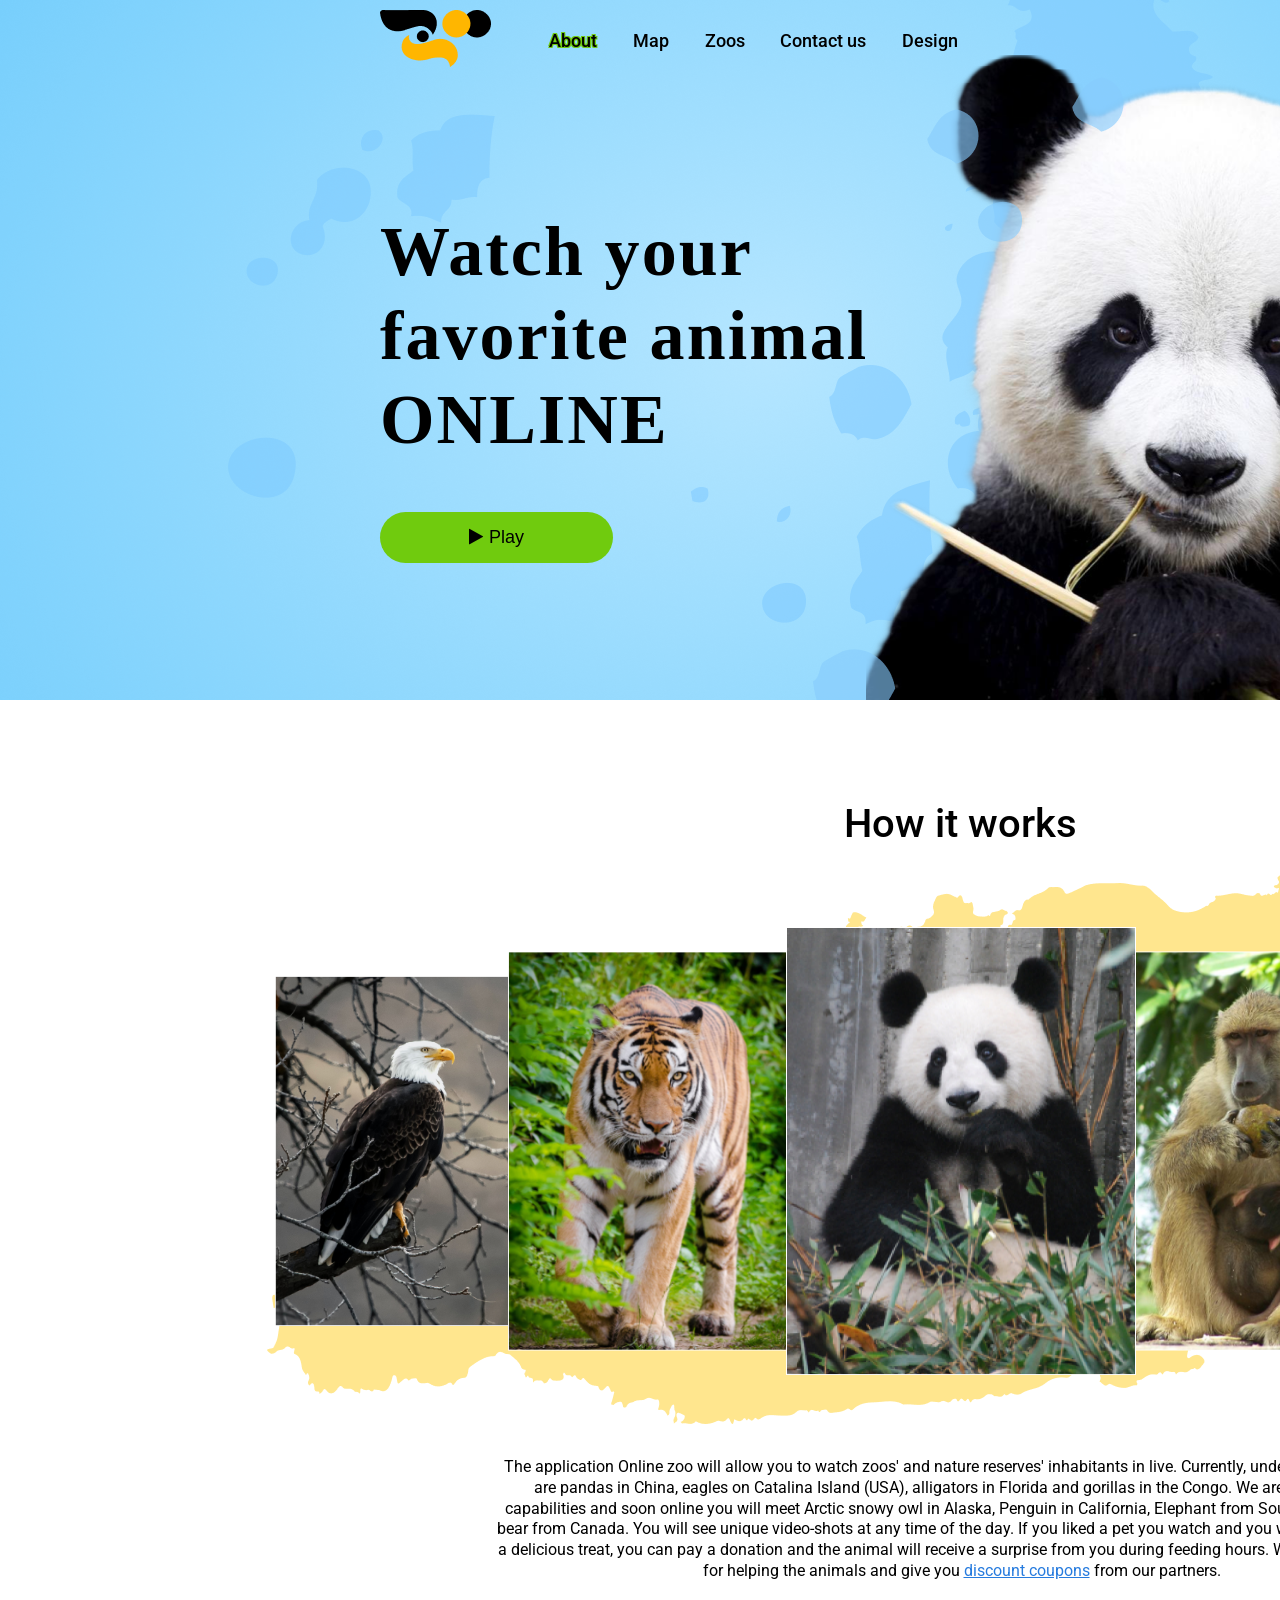
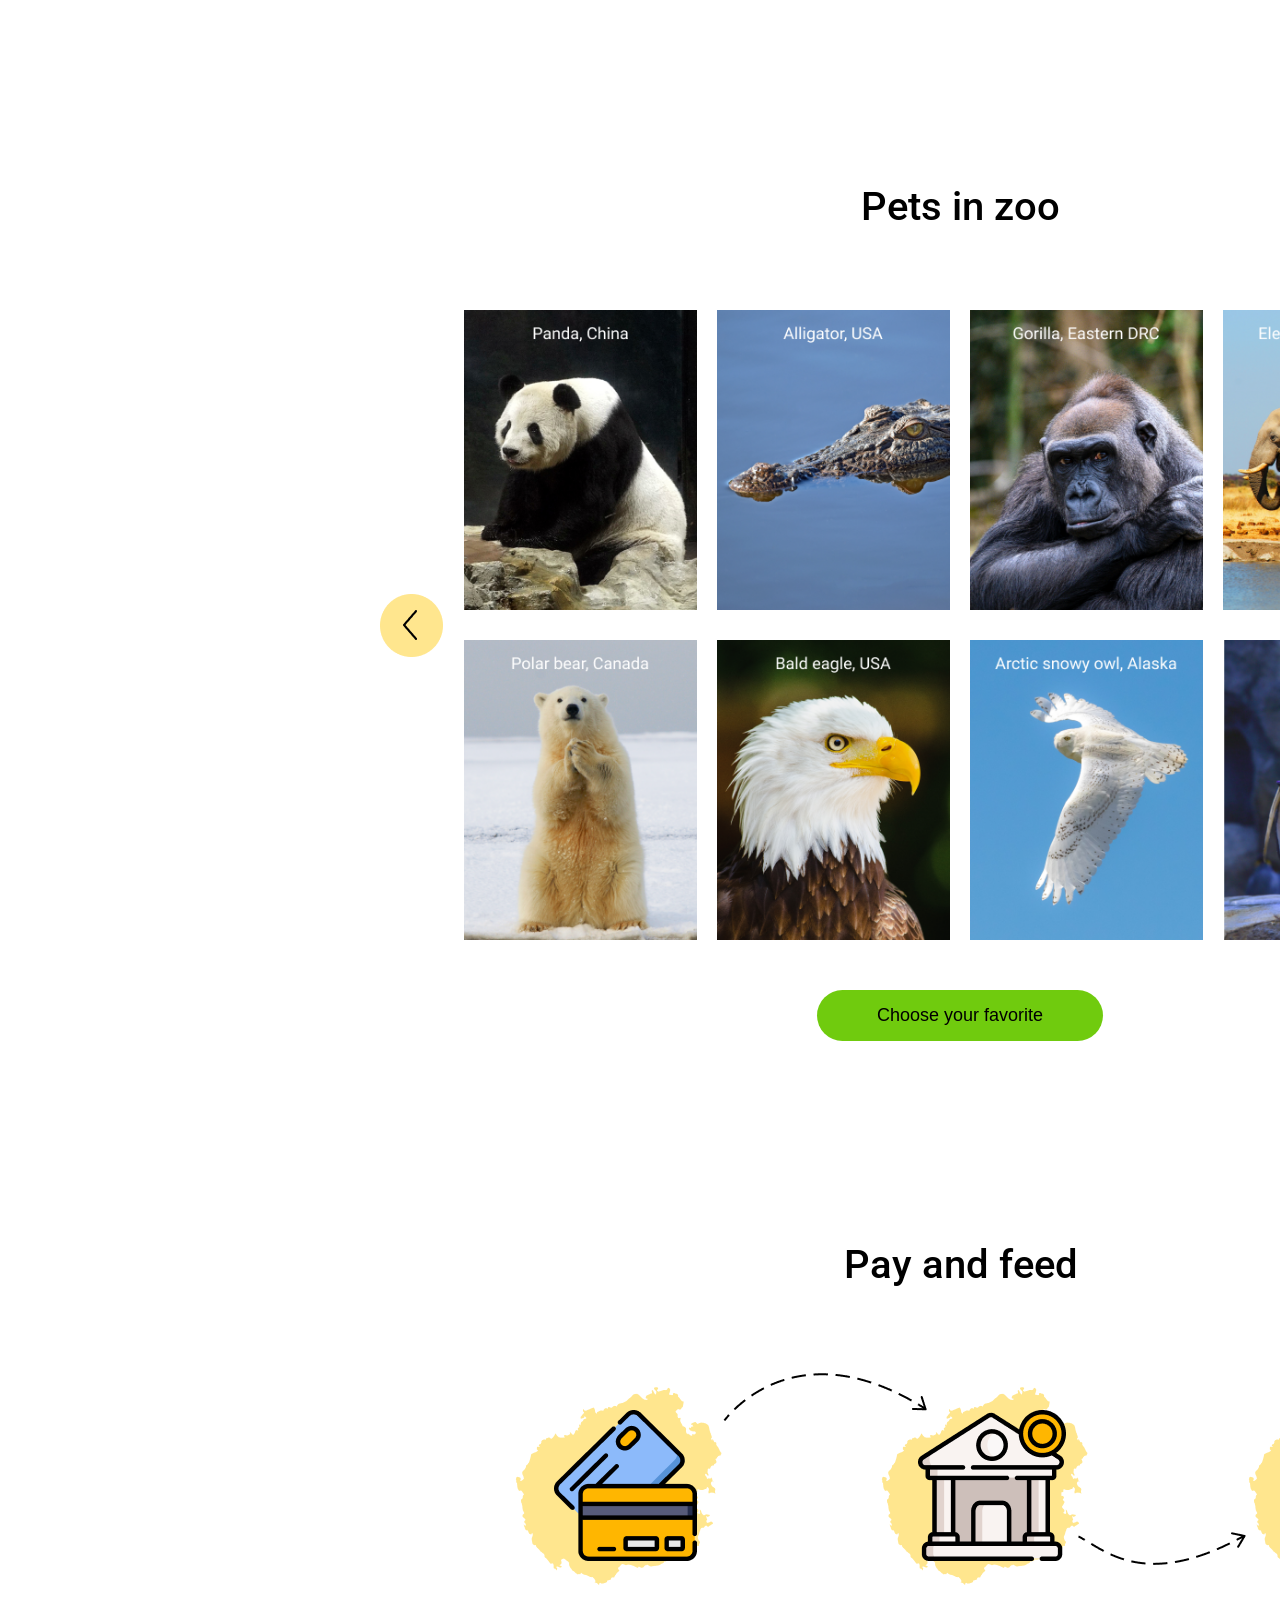
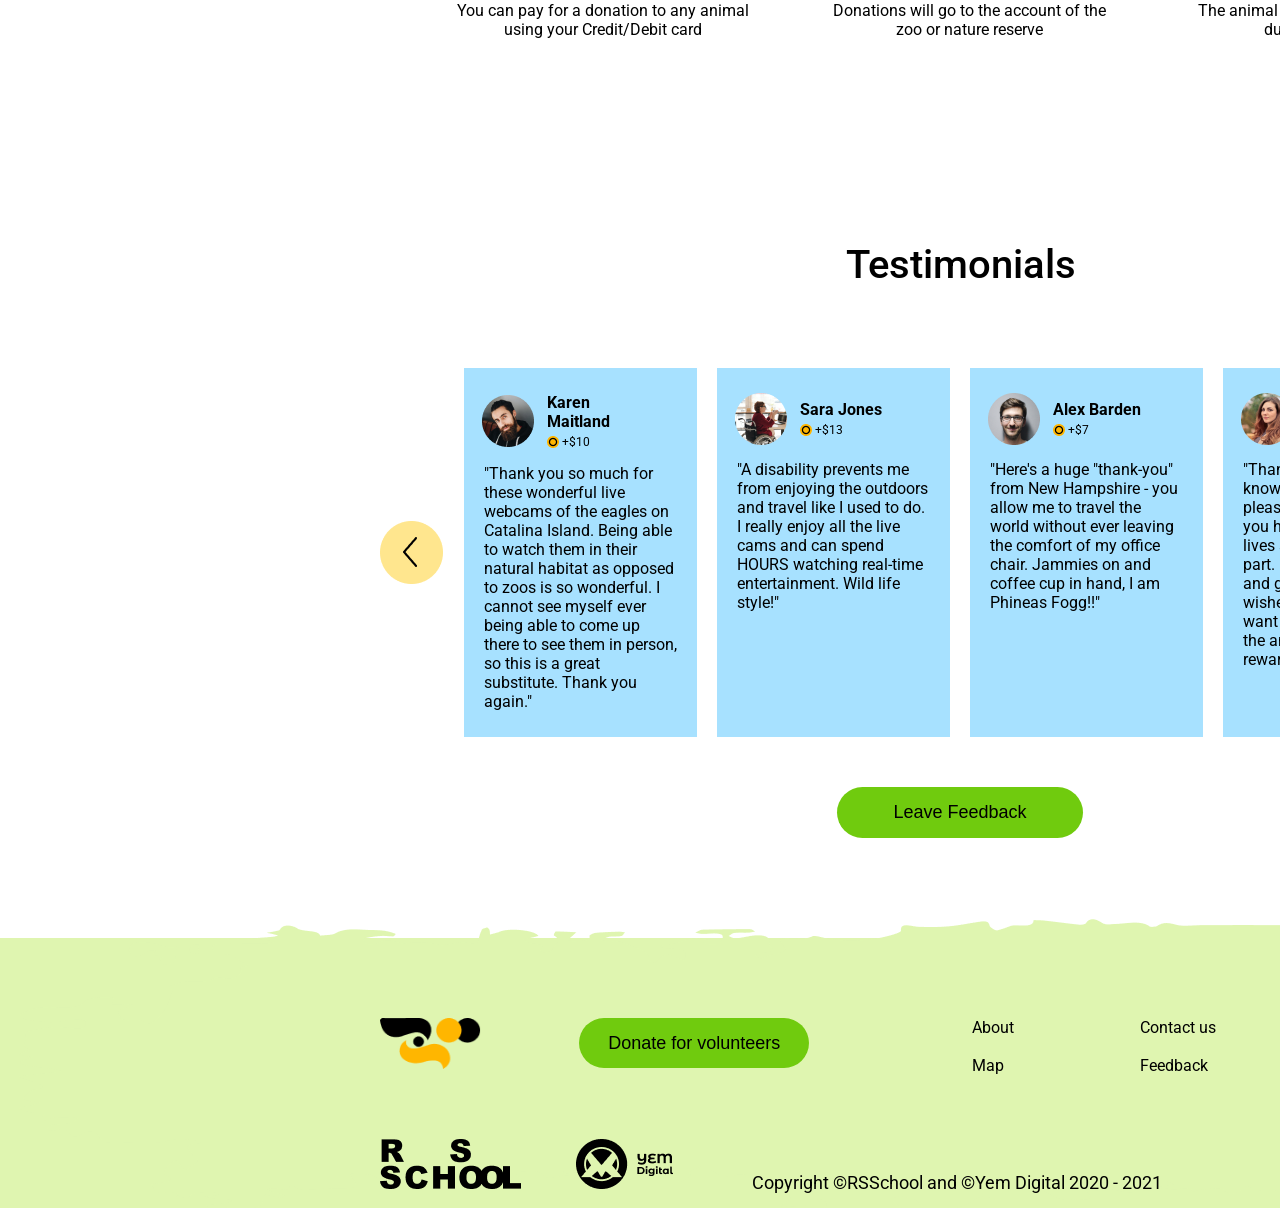
<file: online-zoo/index.html>
<!DOCTYPE html>
<html lang="en">
<head>
    <meta charset="UTF-8">
    <meta http-equiv="X-UA-Compatible" content="IE=edge">
    <meta name="viewport" content="width=device-width, initial-scale=1.0">
    <link rel="preconnect" href="https://fonts.gstatic.com">
    <link href="https://fonts.googleapis.com/css2?family=Roboto:wght@500&display=swap" rel="stylesheet">
    <link href="https://fonts.googleapis.com/css2?family=Roboto&display=swap" rel="stylesheet">
    <link rel="stylesheet" href="https://cdnjs.cloudflare.com/ajax/libs/font-awesome/4.7.0/css/font-awesome.min.css">
    <link href="//db.onlinewebfonts.com/c/151212d9a9d1e632aa020562ae4ea050?family=SceneW01-Black" rel="stylesheet" type="text/css"/>
    <link rel="stylesheet" href="style.css" type="text/css"> 
    <script src="script.js" async></script>
    <title>Online-zoo</title>
</head>
<body>
    <div id="wraper">
        <header> 
            <h1>Online zoo</h1>
            <a href="index.html"><img src="assets/image/landing/logo.png"> </a>
            <nav>
                <ul>
                    <li><a class="active" href="index.html">About</a></li>
                    <li><a class="noactive" href="pages/map/map.html">Map</a></li>
                    <li><a class="noactive" href="pages/zoos/panda/zoos_panda.html">Zoos</a></li>
                    <li><a class="noactive" href="pages/error/error404.html">Contact us</a></li>
                    <li><a class="noactive" href="https://www.figma.com/file/aBvQMVmI665DtzprpiniuH/online-zoo">Design</a></li>
                </ul>
            </nav>
        </header>
        <section id="section_1">
            <div id="watch">
                <h2>
                    Watch your favorite animal ONLINE
                </h2> 
            </div>
            <a href="pages/zoos/panda/zoos_panda.html"><button class="btn"><i class="fa fa-play" aria-hidden="true"></i>Play</button></a>
        </section>
    </div>
    <main>
        <section id="haw_it_works">
            <h3>How it works</h3>
            <div class="background_picture">
                <img src="assets/image/landing/group.png">    
            </div>
            <div class="animals">
                <ul>
                    <li> <img src="assets/image/landing/image-1.png"> </li>
                    <li> <img class="z2" src="assets/image/landing/image-3.png"> </li>
                    <li> <img class="z3" src="assets/image/landing/image-4.png"> </li>                
                    <li> <img class="z2" src="assets/image/landing/image-2.png"> </li>
                    <li> <img src="assets/image/landing/image.png"> </li>
                </ul>
            </div>
            <p>
                The application Оnline zoo will allow you to watch zoos' and nature reserves' inhabitants in live. Currently, under video-surveillance are pandas in China, eagles on Catalina Island (USA), alligators in Florida and gorillas in the Congo. We are expanding our capabilities and soon online you will meet Arctic snowy owl in Alaska, Penguin in California, Elephant from South Africa and Polar bear from Canada. You will see unique video-shots at any time of the day. If you liked a pet you watch and you want to please it with a delicious treat, you can pay a donation and the animal will receive a surprise from you during feeding hours.
                We want to thank you for helping the animals and give you <a href="#"> discount coupons</a> from our partners.
            </p>
           </section>
           <section id="pets_in_zoo">
                 <h3>Pets in zoo</h3>
                 <div id="slider">
                    <img  src="assets/image/landing/pets/arrowLeft.png">
                    <div id="pets_conteiner">
                        <div> <a href="pages/zoos/panda/zoos_panda.html"><img src="assets/image/landing/pets/zoom.png"></a></div>
                        <div> <a href="pages/zoos/alligator/zoos_alligator.html"><img src="assets/image/landing/pets/zoom-4.png"></a></div>
                        <div> <a href="pages/zoos/gorilla/zoos_gorilla.html"><img src="assets/image/landing/pets/zoom-5.png"></a></div>
                        <div> <img src="assets/image/landing/pets/zoom-6.png"></div>
                        <div> <img src="assets/image/landing/pets/zoom-7.png"></div>
                        <div> <a href="pages/zoos/eagle/zoos_eagle.html"><img src="assets/image/landing/pets/zoom-1.png"></a></div>
                        <div> <img src="assets/image/landing/pets/zoom-2.png"></div>
                        <div> <img src="assets/image/landing/pets/zoom-3.png"></div>                
                    </div>
                    <img src="assets/image/landing/pets/arrowRight.png">
                 </div>
                 <div class="div_for_button">
                    <a href="pages/map/map.html"><button class="btn_choose">Choose your favorite</button></a>
                 </div> 
           </section>
           <section id="pay_and_feed">
                <h3>Pay and feed</h3>
                <div class="instruction_conteiner">
                    <div id="instruction">
                        <img class="icons_arrow" src="assets/image/landing/instruction/Arrow.png">
                        <div>
                            <img src="assets/image/landing/instruction/vector.png">
                            <img class="icons" src="assets/image/landing/instruction/card.png">
                            <p>You can pay for a donation to any animal using your Credit/Debit card</p>
                        </div>
                        <div>
                            <img src="assets/image/landing/instruction/vector.png">
                            <img class="icons" src="assets/image/landing/instruction/zoo.png">

                            <p>Donations will go to the account of the zoo or nature reserve</p>
                        </div>
                        <div>
                            <img src="assets/image/landing/instruction/vector.png">
                            <img class="icons" src="assets/image/landing/instruction/panda.png">
                            <p>The animal will receive a delicious treat during feeding hours</p>
                        </div>
                    </div>
                </div>                
          </section>
          <section id="testimonials">
            <h3>Testimonials</h3>
            <div id="testimonials_conteiner">
                <img  src="assets/image/landing/pets/arrowLeft.png">
                <div id="test_grid">
                    <div class="bg_test"> 
                        <div class="person">
                            <img src="assets/image/landing/testimonials/Ellipse1.png">
                            <div>
                                <h4>Karen Maitland</h4>
                                <div class="money">
                                    <img  src="assets/image/landing/testimonials/money.png">
                                     <span> +$10</span>
                                </div>
                            </div>
                        </div>
                        <p>
                        "Thank you so much for these wonderful 
                        live webcams of the eagles on Catalina 
                        Island. Being able to watch them in their
                         natural habitat as opposed to zoos is so 
                         wonderful. I cannot see myself ever being 
                         able to come up there to see them in 
                         person, so this is a great substitute. 
                         Thank you again."
                        </p>
                    </div>
                    <div class="bg_test">
                        <div class="person">
                            <img src="assets/image/landing/testimonials/Ellipse2.png">
                            <div>
                                <h4>Sara Jones</h4>
                                <div class="money">
                                    <img  src="assets/image/landing/testimonials/money.png">
                                     <span> +$13</span>
                                </div>
                            </div>
                        </div>
                        <p>
                            "A disability prevents me from enjoying the outdoors and travel like I used to do. I really enjoy all the live cams and can spend HOURS watching real-time entertainment. Wild life style!"
                        </p>
                    </div>
                    <div class="bg_test"> 
                        <div class="person">
                            <img src="assets/image/landing/testimonials/Ellipse3.png">
                            <div>
                                <h4>Alex Barden</h4>
                                <div class="money">
                                    <img  src="assets/image/landing/testimonials/money.png">
                                     <span> +$7</span>
                                </div>
                            </div>
                        </div>
                        <p>
                            "Here's a huge "thank-you" from New Hampshire - you allow me to travel the world without ever leaving the comfort of my office chair. Jammies on and coffee cup in hand, I am Phineas Fogg!!"
                        </p>
                    </div>
                    <div class="bg_test"> 
                        <div class="person">
                            <img src="assets/image/landing/testimonials/Ellipse4.png">
                            <div>
                                <h4>Alene Ray</h4>
                                <div class="money">
                                    <img  src="assets/image/landing/testimonials/money.png">
                                     <span> +$18</span>
                                </div>
                            </div>
                        </div>
                        <p>
                            "Thank you for all the knowledge, education, pleasure and happiness you have add to all our lives at no expense on our part. My humble thanks and gratitude are being wished for all of you. I want to thank you and feed the animals a small reward"
                        </p>
                    </div>      
                </div>
                <img src="assets/image/landing/pets/arrowRight.png">
            </div>
            <div class="div_for_button">
               <button class="btn_test">Leave Feedback</button>
            </div> 
        </section>
     
    </main>
    <footer>
        <img class="footer_picture" src="assets/image/landing/footer.png">
        <section>
            <div id="navigation">
                <a href="index.html"><img src="assets/image/landing/logo.png"> </a>
                <button class="btn_donate">Donate for volunteers</button>
                <nav>
                    <ul>
                        <li><a class="noactive" href="index.html">About</a></li>
                        <li><a class="noactive" href="pages/error/error404.html">Contact us</a></li>
                        <li><a class="noactive" href="pages/map/map.html">Map</a></li>
                        <li><Feedback class="noactive" href="#">Feedback</a></li>
                    </ul>
                 </nav>
                 <div class="social">
                    <ul>
                        <li>
                            <a href="https://www.instagram.com/"><img src="assets/image/landing/insta.png"></a>
                        </li>
                        <li>
                            <a href="https://facebook.com/?lang=ru"><img src="assets/image/landing/Facebook.png"></a>
                        </li>
                        <li>
                            <a href="https://twitter.com/?lang=ru"><img src="assets/image/landing/Twitter.png"></a>
                        </li>
                        <li>
                           <a href="https://www.youtube.com/"><img src="assets/image/landing/Youtube.png"></a>
                       </li>
                   </ul>
                 </div>
            </div>
            <div id="information">
                <div id="tooltip">
                    <img class ="be_left" src="assets/image/landing/rsschool.png"> 
                    <span class="tooltip_text">Rolling Scopes School</span>
                </div>
                <div id="tooltip">
                    <img class ="be_left_one" src="assets/image/landing/yem.png">
                    <span class="tooltip_text">Yem Digital</span>
               </div>
                <p class ="be_left">Copyright ©RSSchool and ©Yem Digital 2020 - 2021</p>
                <p class="be_right">Grigoreva Margarita</p>
            </div>
        </section>
    </footer>
  </body>
</html>
</file>
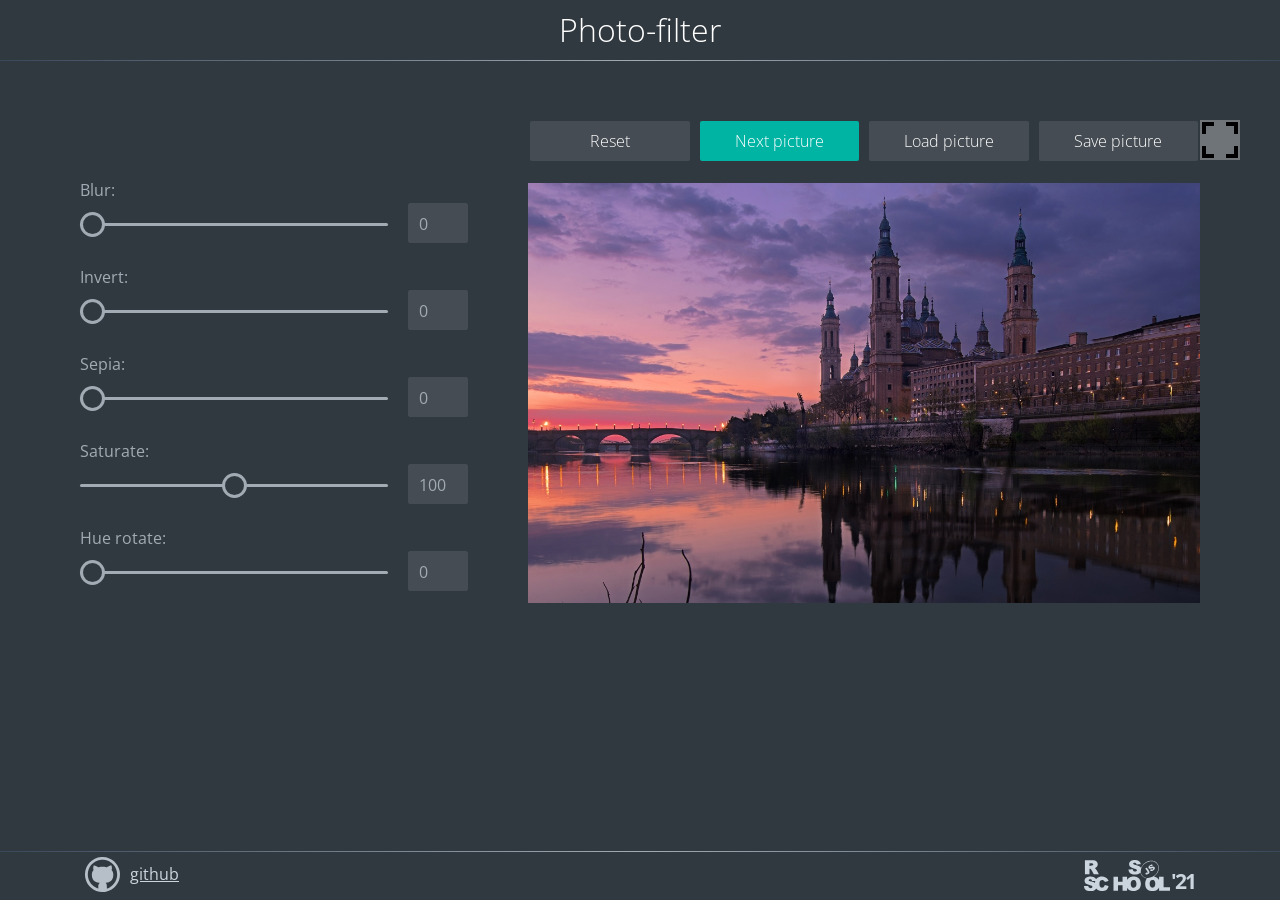
<file: photo-filter/index.html>
<!DOCTYPE html>
<html lang="en">
<head>
  <meta charset="UTF-8" />
  <meta http-equiv="X-UA-Compatible" content="IE=edge" />
  <meta name="viewport" content="width=device-width, initial-scale=1.0" />
  <link href="assets/favicon.ico" rel="shortcut icon" />
  <link href="https://fonts.gstatic.com" rel="preconnect" />
  <link href="https://fonts.googleapis.com/css2?family=Open+Sans:wght@300;400;800&display=swap" rel="stylesheet" />
  <link href="style.css" rel="stylesheet" />
  <script src="script.js" defer></script>
  <title>My photo-filter</title>
</head>
<body>
  <header class="header">
    <h1 class="header-title">Photo-filter</h1>
  </header>
  <main class="main">
    <div class="filters">
      <label>
        Blur:
        <input name="blur" data-sizing="px" type="range" min="0" max="10" value="0"/>
        <output name="result">0</output>
      </label>
      <label>
        Invert:
        <input name="invert" data-sizing="%" type="range" min="0" max="100" value="0" />
        <output name="result">0</output>
      </label>
      <label>
        Sepia:
        <input name="sepia" data-sizing="%" type="range" min="0" max="100" value="0" />
        <output name="result">0</output>
      </label>
      <label>
        Saturate:
        <input name="saturate" data-sizing="%" type="range" min="0" max="200" value="100" />
        <output name="result">100</output>
      </label>
      <label>
        Hue rotate:
        <input name="hue" data-sizing="deg" type="range" min="0" max="360" value="0" />
        <output name="result">0</output>
      </label>
    </div>

    <div class="editor">
      <div class="btn-container">
        <button class="btn btn-reset">Reset</button>
        <button class="btn btn-next btn-active">Next picture</button>
        <label class="btn btn-load" for="btnInput">
          Load picture
          <input class="btn btn-load--input" id="btnInput" name="upload" type="file" placeholder="Load picture" />
        </label>
        <button class="btn btn-save">Save picture</button>
      </div>
      <canvas></canvas>
      <img class="image" src="assets/img/img.jpg" alt="image" />
    </div>
  </main>
  <footer class="footer">
    <div class="footer-container">
      <a class="github" href="#" target="_blank" rel="noopener noreferrer">github</a>
      <a class="rss" href="https://rs.school/js/" target="_blank" rel="noopener">
        <span class="rss-year">'21</span>
      </a>
    </div>
  </footer>
  <button class="fullscreen openfullscreen"></button>
</body>
</html>
</file>
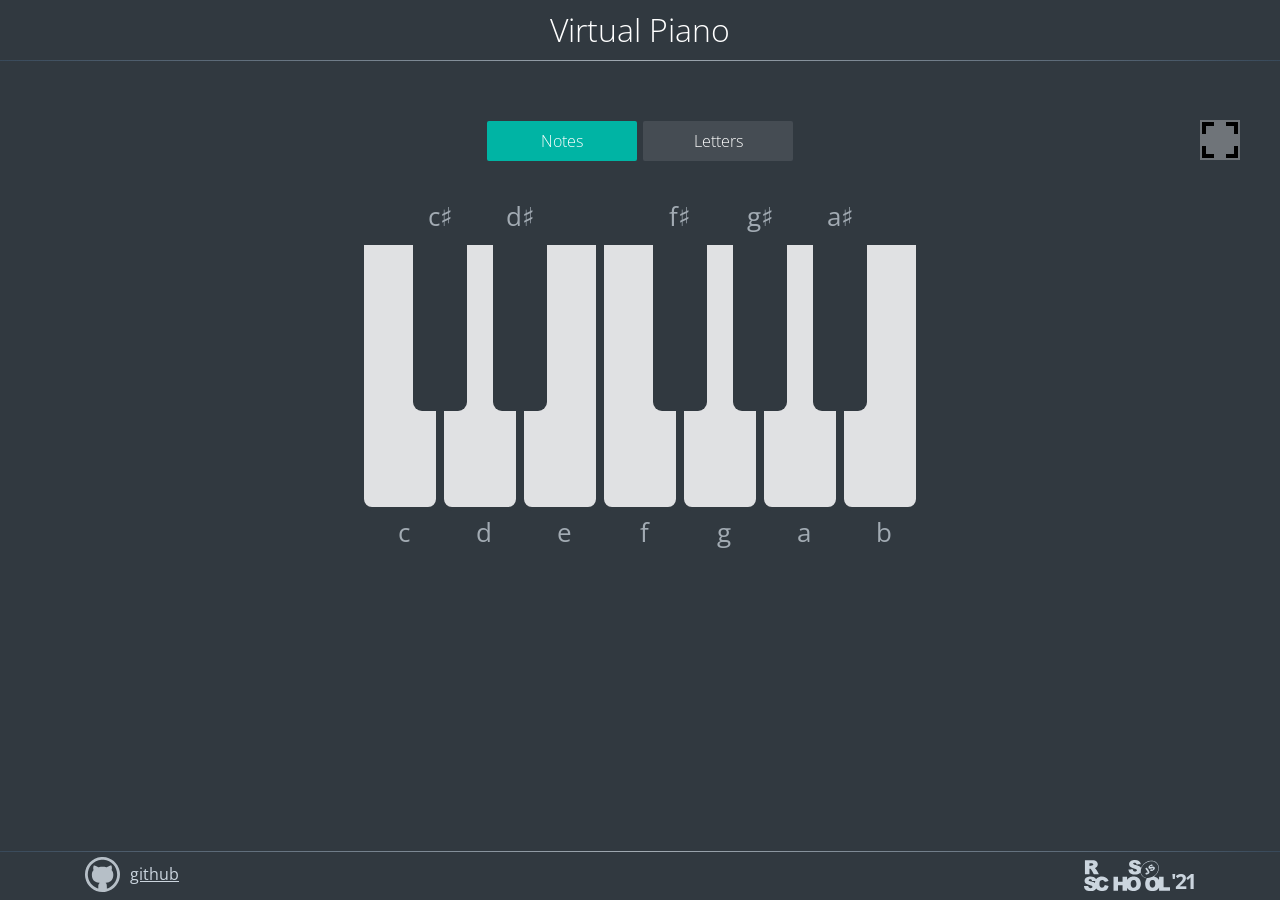
<file: virtual-piano/index.html>
<!DOCTYPE html>
<html lang="en">

<head>
  <meta charset="UTF-8">
  <meta http-equiv="X-UA-Compatible" content="IE=edge">
  <meta name="viewport" content="width=device-width, initial-scale=1.0">
  <link href="assets/piano.ico" rel="shortcut icon">

  <link href="https://fonts.gstatic.com" rel="preconnect">
  <link
    href="https://fonts.googleapis.com/css2?family=Open+Sans+Condensed:wght@300&family=Open+Sans:wght@300;400;800&display=swap"
    rel="stylesheet">
  <link href="style.css" rel="stylesheet">
  <script src="script.js" async></script>
  <title>virtual-piano</title>
</head>

<body>
  <header class="header">
    <h1 class="header-title">Virtual Piano</h1>
  </header>
  <main class="main">
    <div class="btn-container">
      <button class="btn btn-notes btn-active">Notes</button>
      <button class="btn btn-letters">Letters</button>
    </div>
    <div class="piano">
      <div class="piano-key" data-letter="D" data-code="KeyD" data-note="c"></div>
      <div class="piano-key" data-letter="F" data-code="KeyF" data-note="d"></div>
      <div class="piano-key" data-letter="G" data-code="KeyG" data-note="e"></div>
      <div class="piano-key" data-letter="H" data-code="KeyH" data-note="f"></div>
      <div class="piano-key" data-letter="J" data-code="KeyJ" data-note="g"></div>
      <div class="piano-key" data-letter="K" data-code="KeyK" data-note="a"></div>
      <div class="piano-key" data-letter="L" data-code="KeyL" data-note="b"></div>
      <div class="keys-sharp">
        <div class="piano-key sharp" data-letter="R" data-code="KeyR" data-note="c♯"></div>
        <div class="piano-key sharp" data-letter="T" data-code="KeyT" data-note="d♯"></div>
        <div class="piano-key sharp none"></div>
        <div class="piano-key sharp" data-letter="U" data-code="KeyU" data-note="f♯"></div>
        <div class="piano-key sharp" data-letter="I" data-code="KeyI" data-note="g♯"></div>
        <div class="piano-key sharp" data-letter="O" data-code="KeyO" data-note="a♯"></div>
      </div>
    </div>
    <button class="fullscreen openfullscreen"></button>
  </main>
  <footer class="footer">
    <div class="footer-container">
      <a class="github" href="#" target="_blank" rel="noopener noreferrer">github</a>
      <a class="rss" href="https://rs.school/js/" target="_blank" rel="noopener noreferrer">
        <span class="rss-year">'21</span>
      </a>
    </div>
  </footer>
</body>

</html>
</file>
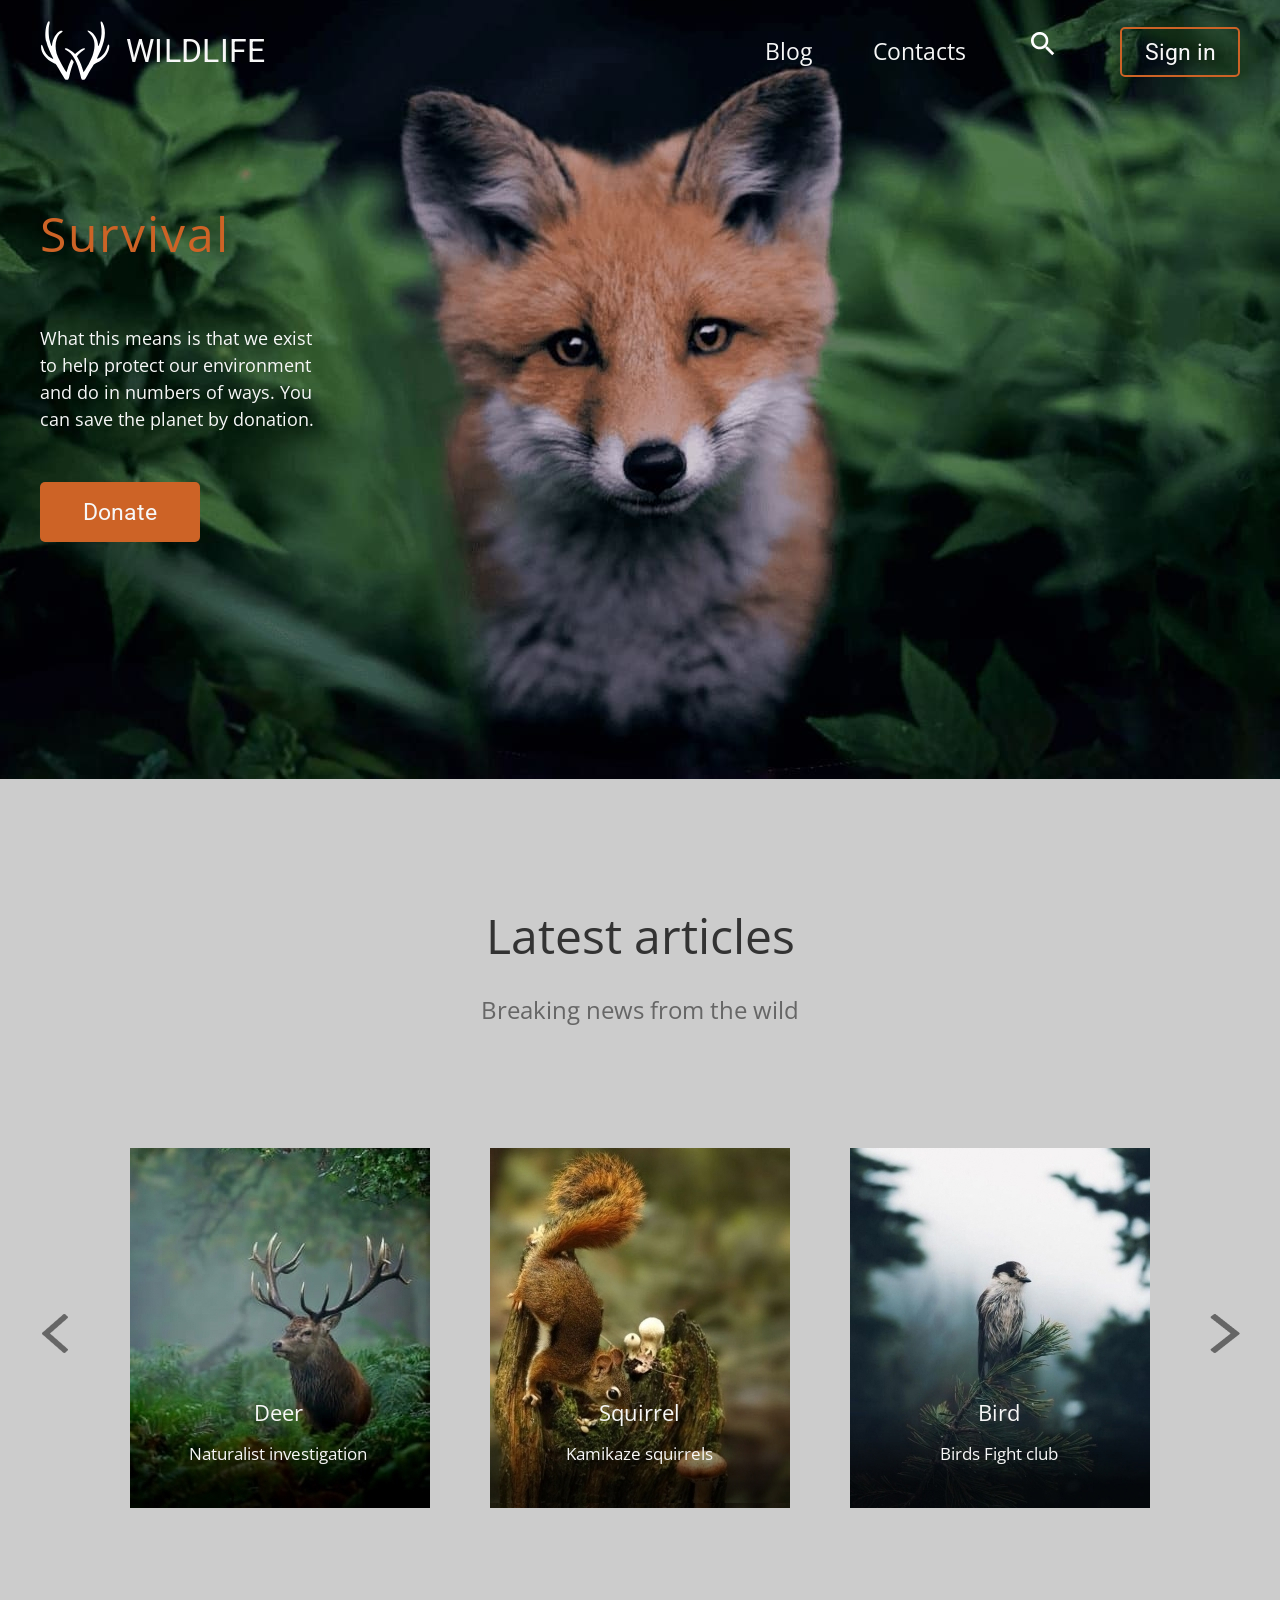
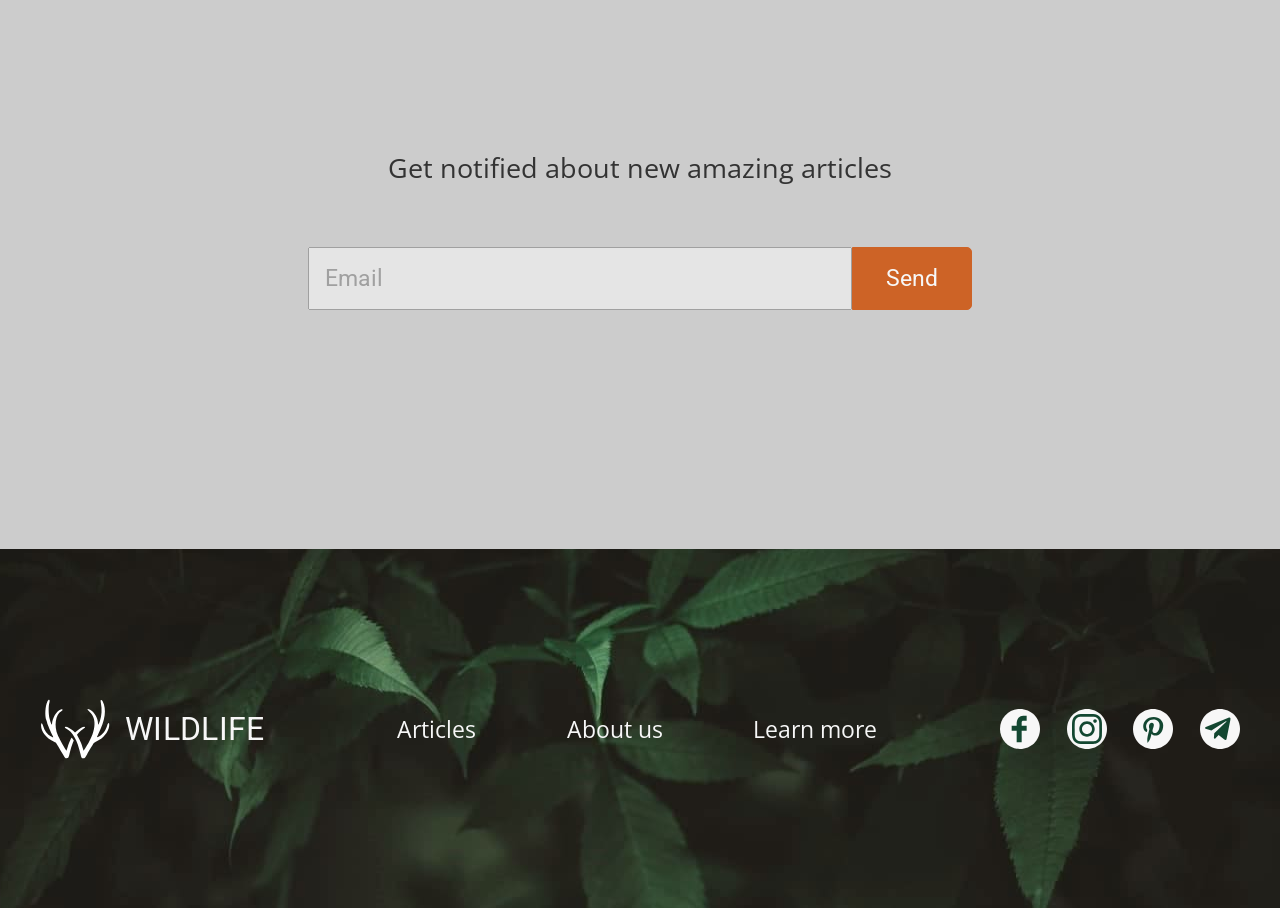
<file: wildlife/index.html>
<!DOCTYPE html>
<html lang="en">
    <head>
        <meta charset="UTF-8">
        <title>WildLife</title>
        <link rel="preconnect" href="https://fonts.gstatic.com">
        <link href="https://fonts.googleapis.com/css2?family=Roboto&display=swap" rel="stylesheet">
        <link rel="preconnect" href="https://fonts.gstatic.com">
        <link href="https://fonts.googleapis.com/css2?family=Open+Sans&family=Roboto&display=swap" rel="stylesheet">

        <link rel="stylesheet" href="style.css" type="text/css">
    </head>
    <body>
        <div id="wraper">
            <header>
                <div id="logotip">
                    <img src="assets/logo.svg" alt="Wildlife" class="logo_image">
                    <h1>WILDLIFE</h1>
                </div>
                <nav> 
                    <ul>
                        <li>
                            <a href="#">Blog </a>
                        </li>
                        <li>
                            <a href="#">Contacts</a>
                        </li>
                        <li>
                            <img src="assets/search.png" alt="search">
                        </li>
                        <li>
                           <button> Sign in </button>
                        </li>
                    </ul>
                </nav>
            </header>
            <section id="survival">
                <h2>Survival</h2>
                <p>What this means is that we exist to help protect our environment and do 
                    in numbers of ways. You can save the planet by donation.
                </p>
                <button>Donate</button>
            </section>
        </div>
        <main>
            <h2>Latest articles</h2>
            <h3>Breaking news from the wild</h3>
            <section id="animals">
                <img src="assets/arrowLeft.png" alt="arrow" id="left">
                <div class="deer">
                    <img src="assets/deer.jpg" alt="deer">
                    <div class="text">
                        <h4> Deer</h4>
                        <p> Naturalist investigation</p>
                    </div>
                </div>
                <div class="squirrel">
                    <img src="assets/squirrel.jpg" alt="squirrel">
                    <div class="text">
                        <h4>Squirrel </h4>
                        <p> Kamikaze squirrels</p>
                    </div>
                </div>
                <div class="bird">
                    <img src="assets/bird.jpg" alt="bird">
                    <div class="text"> 
                        <h4>Bird</h4>
                        <p> Birds Fight club</p>
                    </div>
                </div>
                <img src="assets/arrowRight.png" alt="arrow" id="right"> 
            </section>
            <h3 id="get_notified">Get notified about new amazing articles</h3>
            <div id="email">
                <form>
                    <input type="text" placeholder="Email"> 
                    <input type="submit" value="Send"> 
                </form>
            </div>
        </main>
        <footer>
           <div id="footer_conteiner">
               <div id="logo">
                   <img src="assets/logo.svg" alt="logo">
                   <p>WILDLIFE</p>
               </div>
               <nav id="footer_menu" >
                   <ul>
                        <li>
                           <a href="#">Articles</a>
                        </li>
                         <li>
                            <a href="#">About us</a>
                        </li>
                        <li>
                            <a href="#">Learn more</a>
                        </li>
                   </ul>
               </nav>
               <nav id="social">
                <ul>
                     <li id="fb"> 
                        <a  href="#"></a>
                     </li>
                      <li id="in">
                        <a  href="#"></a>
                     </li>
                     <li id="pin">
                         <a  href="#"></a>
                     </li>
                     <li id="tel">
                        <a  href="#"></a>
                    </li>
                </ul>
            </nav>
           </div> 
        </footer>
    </body>
</html>
</file>
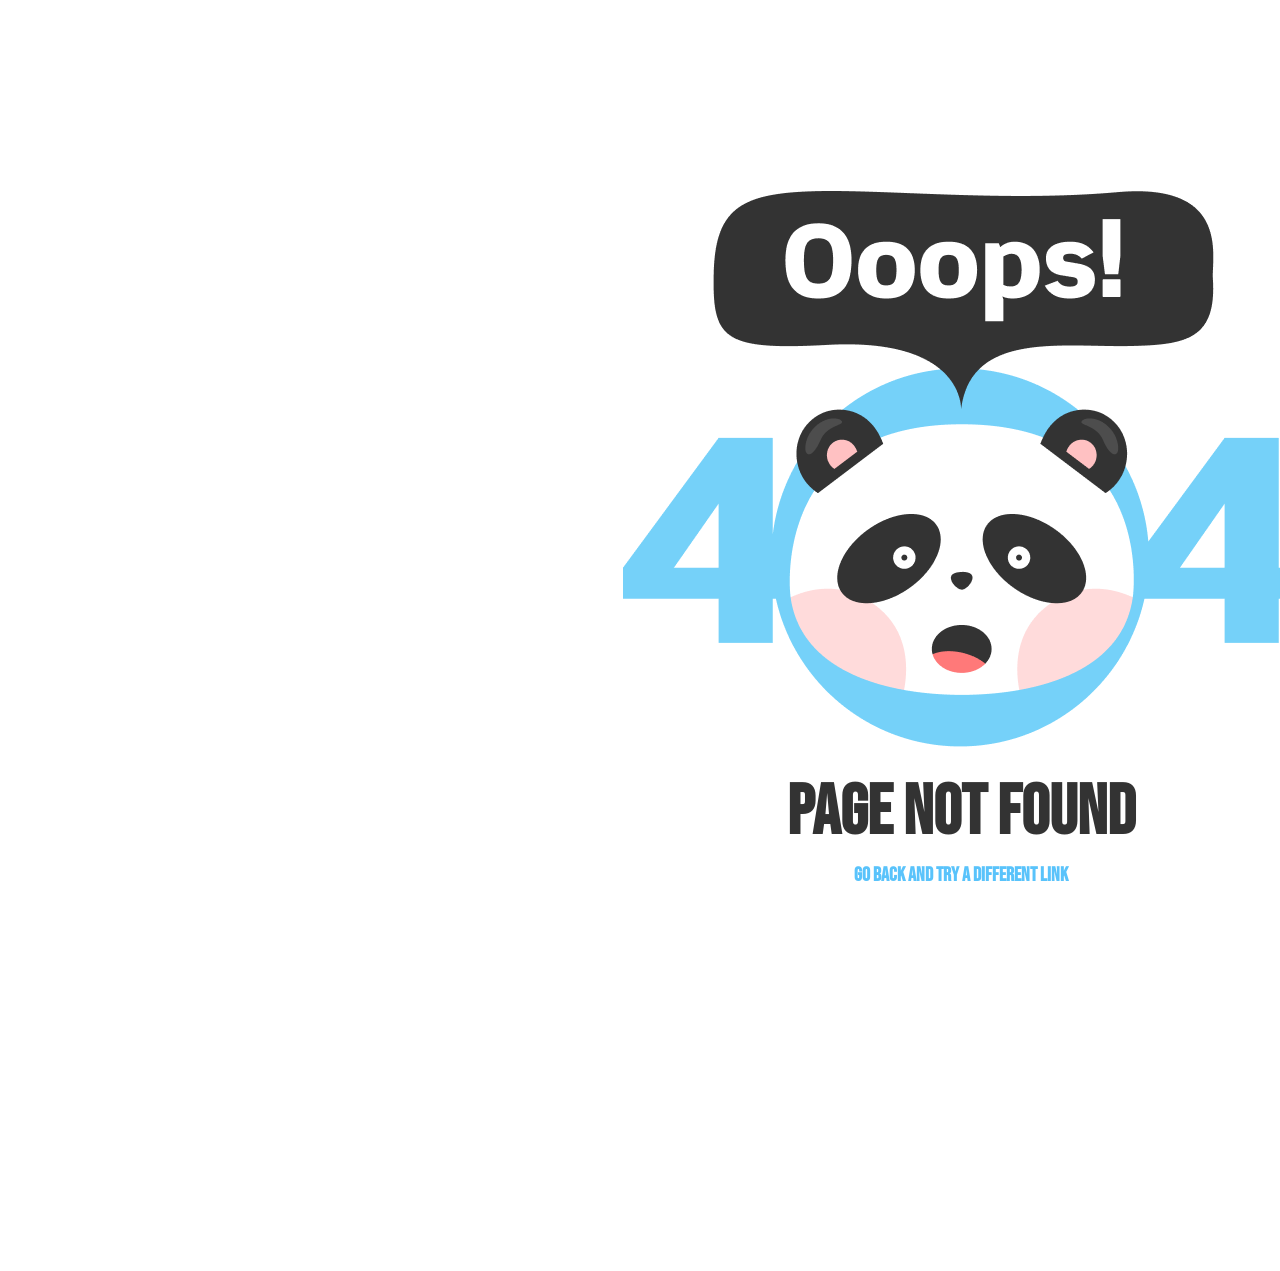
<file: online-zoo/pages/error/error404.html>
<!DOCTYPE html>
<html lang="en">
<head>
    <meta charset="UTF-8">
    <meta http-equiv="X-UA-Compatible" content="IE=edge">
    <meta name="viewport" content="width=device-width, initial-scale=1.0">
    <link rel="preconnect" href="https://fonts.gstatic.com">
    <link href="https://fonts.googleapis.com/css2?family=Roboto:wght@500&display=swap" rel="stylesheet">
    <link href="https://fonts.googleapis.com/css2?family=Roboto&display=swap" rel="stylesheet">
    <link rel="preconnect" href="https://fonts.gstatic.com">
<link href="https://fonts.googleapis.com/css2?family=Bebas+Neue&display=swap" rel="stylesheet">
    <link rel="stylesheet" href="https://cdnjs.cloudflare.com/ajax/libs/font-awesome/4.7.0/css/font-awesome.min.css">
    
    <link rel="stylesheet" href="error404.css" type="text/css"> 
    <title>Error404</title>
</head>
<body>
    <section class="err">
        <img src="../../assets/image/landing/Ooops.png" alt="error">
        <p>Page not found</p>
        <a href="../../index.html">Go back and try a different link</a>
    </section>
</body>
</html>
</file>
<file: online-zoo/style.css>
:root {
  margin: 0;
  padding: 0;
}
body {
  margin: 0;
  padding: 0;
  width: 1920px;
  font-family: Roboto;
}
/*header и навигация*/
#wraper {
  width: 100%;
  height: 700px;
  background-image: url("assets/image/landing/main.png");
}
header,
#section_1,
main {
  width: 1160px;
  display: block;
  margin-left: auto;
  margin-right: auto;
}

h1 {
  display: none;
}
header img {
  margin-right: 57px;
}
header {
  height: 80px;
  display: flex;
  align-items: center;
  align-content: center;
}
header nav ul {
  display: flex;
  justify-content: space-between;
  width: 409px;
  margin: 0;
  padding: 0;
}

header nav ul li {
  list-style: none;
  display: inline;
  font-style: normal;
  font-weight: 500;
  font-size: 18px;
  line-height: 21px;
}
header nav ul li a {
  text-decoration: none;
  color: #000000;
}
.active {
  text-shadow: #70cb0e 1px 1px 0, #70cb0e -1px -1px 0, #70cb0e -1px 1px 0,
    #70cb0e 1px -1px 0;
}
.active:hover {
  cursor: default;
}
.noactive:hover {
  color: white;
  text-shadow: #70cb0e 2px 1px 3px;
}
/* Watch you*/
#section_1 {
  margin-top: 130px;
}
#watch {
  height: 252px;
  width: 570px;
}
@import url(//db.onlinewebfonts.com/c/151212d9a9d1e632aa020562ae4ea050?family=SceneW01-Black);
@font-face {
  font-family: "SceneW01-Black";
  src: url("//db.onlinewebfonts.com/t/151212d9a9d1e632aa020562ae4ea050.eot");
  src: url("//db.onlinewebfonts.com/t/151212d9a9d1e632aa020562ae4ea050.eot?#iefix")
      format("embedded-opentype"),
    url("//db.onlinewebfonts.com/t/151212d9a9d1e632aa020562ae4ea050.woff2")
      format("woff2"),
    url("//db.onlinewebfonts.com/t/151212d9a9d1e632aa020562ae4ea050.woff")
      format("woff"),
    url("//db.onlinewebfonts.com/t/151212d9a9d1e632aa020562ae4ea050.ttf")
      format("truetype"),
    url("//db.onlinewebfonts.com/t/151212d9a9d1e632aa020562ae4ea050.svg#SceneW01-Black")
      format("svg");
}
#section_1 h2 {
  margin: 0;
  padding: 0;
  font-family: "SceneW01";
  font-style: normal;
  font-weight: 900;
  font-size: 70px;
  line-height: 120%;
  letter-spacing: 0.03em;
}
.btn,
.btn_test,
.btn_donate {
  font-style: normal;
  font-weight: normal;
  font-size: 18px;
  line-height: 21px;
  background: #70cb0e;
  outline: none;
  border: none;
  border-radius: 30px;
  cursor: pointer;
}
.btn {
  margin-top: 50px;
  height: 51px;
  width: 233px;
}
.btn i {
  margin-right: 6px;
}
.btn:hover,
.btn_choose:hover,
.btn_test:hover,
.btn_donate:hover {
  background: #9dcf68;
}
.btn:active,
.btn_choose:active,
.btn_test:active,
.btn_donate:active {
  outline: none;
  background: #ffb600;
}
/*haw_it_works*/
#haw_it_works {
  position: relative;
  height: 983px;
  width: 100%;
}
h3 {
  padding: 0;
  margin: 30px;
  display: block;
  font-style: normal;
  font-weight: 500;
  font-size: 40px;
  line-height: 47px;
  display: flex;
  justify-content: center;
}
#haw_it_works h3 {
  padding-top: 70px;
}
.background_picture {
  position: absolute;
  z-index: 0;
  top: 145px;
  left: -113px;
}
.animals {
  position: absolute;
  z-index: 0;
  top: 246px;
  margin-left: -105px;
  display: flex;
  justify-content: center;
}
.animals ul {
  display: flex;
  justify-content: center;
  margin: 0;
  padding: 0;
  /*border: 2px solid red;*/
}

.animals ul li {
  list-style: none;
}
.animals ul li img {
  width: 250px;
  height: 350px;
}
.z2 {
  position: relative;
  z-index: 2;
  transform: scale(1.2, 1.14);
  margin: 0 8px;
}
.z3 {
  position: relative;
  z-index: 3;
  transform: scale(1.4, 1.28);
  margin: 0 45px;
}
#haw_it_works p {
  margin-top: 605px;
  margin-left: calc(50% - 933px / 2 - 3.5px);
  font-style: normal;
  font-weight: 400;
  font-size: 16px;
  line-height: 20.8px;
  text-align: center;
  width: 933px;
  height: 126px;
  padding: 5px;
}
#haw_it_works p a {
  color: #267bde;
}
/*pets_in_zoo*/
#pets_in_zoo {
  position: relative;
  height: 1058px;
  width: 100%;
}
#pets_in_zoo h3 {
  margin: 0;
  padding: 70px 0 0 0;
}
#slider {
  padding: 0;
  margin: 0;
  margin-top: 80px;
  display: flex;
  justify-content: space-between;
  align-items: center;
}
#pets_conteiner {
  display: grid;
  grid-template-columns: 233px 233px 233px 233px;
  grid-template-rows: 300px 300px;
  grid-column-gap: 20px;
  grid-row-gap: 30px;
}
#pets_conteiner div img {
  width: 233px;
  height: 300px;
}
#pets_conteiner div img:hover {
  transform: scale(1.08, 1.1);
  transition: 1s;
  cursor: pointer;
}
#slider > img:hover,
#testimonials_conteiner > img:hover {
  transform: scale(1.3);
  transition: 1s;
  cursor: pointer;
}

.btn_choose {
  width: 286px;
  height: 51px;
  font-style: normal;
  font-weight: normal;
  font-size: 18px;
  line-height: 21px;
  background: #70cb0e;
  outline: none;
  border: none;
  border-radius: 30px;
  cursor: pointer;
}

#pets_in_zoo > a {
  text-decoration: none;
  cursor: default;
}
.div_for_button {
  display: flex;
  justify-content: center;
  padding: 50px 0;
  margin: 0;
}
/*pay&feed*/
#pay_and_feed {
  height: 600px;
  position: relative;
}
#pay_and_feed h3 {
  margin: 0 0 0 2px;
  padding: 70px 0 0 0;
}
.instruction_conteiner {
  display: flex;
  justify-content: center;
}
#instruction {
  margin-top: 85px;
  /*border: 2px solid red;*/
  width: 1100px;
  height: 273px;
  padding: 0;
  display: flex;
  justify-content: space-around;
  align-items: center;
}
#instruction div {
  /*border: 2px solid blue;*/
  display: flex;
  flex-direction: column;
  justify-content: center;
  align-items: center;
  width: 320px;
  height: 276px;
}
#instruction div img {
  padding-top: 22px;
  margin-left: 50px;
}
.icons {
  position: absolute;
  margin-top: -70px;
  padding-left: 15px;
}
.icons_arrow {
  position: absolute;
  margin-top: -65px;
  margin-left: 50px;
}

#instruction div p {
  margin-left: 20px;
  font-style: normal;
  font-weight: normal;
  font-size: 16px;
  line-height: 19px;
  text-align: center;
}
/*testimonials*/
#testimonials {
  position: relative;
  height: 767px;
}
#testimonials h3 {
  margin: 0 0 0 2px;
  padding: 70px 0 0 0;
}
#testimonials_conteiner {
  display: flex;
  justify-content: space-between;
  align-items: center;
  margin-top: 80px;
}
#test_grid {
  display: grid;
  grid-template-columns: 233px 233px 233px 233px;
  grid-column-gap: 20px;
}
.bg_test {
  height: 369px;
  width: 233px;
  background-color: #a7e1ff;
}
.btn_test {
  height: 51px;
  width: 246px;
}
.person {
  display: flex;
  justify-content: space-evenly;
  align-items: center;
  margin-top: 20px;
  padding: 5px;
  width: 200px;
}
.person > div > img,
.person h4 {
  margin: 0;
  padding: 0;
}
.person h4 {
  width: 109px;
}
.person span {
  font-size: 12px;
  line-height: 120%;
}
.money {
  display: flex;
  align-items: center;
  justify-self: left;
  margin-top: 4px;
}
.money span {
  margin-left: 3px;
}
.bg_test > p {
  padding: 0 20px 20px 20px;
  margin-top: 10px;
}

/*footer*/

footer {
  height: 270px;
  display: flex;
  align-items: flex-end;
  align-content: space-between;
  justify-content: center;
  background-color: #dff5b0;
  position: relative;
  z-index: 1;
}
.footer_picture {
  position: absolute;
  z-index: 0;
  top: -70px;
  left: 12px;
}
footer > section {
  z-index: 1;
  width: 1160px;
  height: 170px;
  margin-bottom: 20px;
}
#navigation {
  width: 100%;
  display: flex;
  justify-content: space-between;
}
#navigation > a > img {
  width: 90%;
}
.btn_donate {
  width: 230px;
  height: 50px;
  margin: 0 0 0 -35px;
  padding: 0;
}
footer nav ul {
  margin: 0;
  width: 256px;
  display: grid;
  grid-template-columns: 128px 128px;
  grid-template-rows: 28px 28px;
  grid-column-gap: 40px;
  grid-row-gap: 10px;
}
footer ul li {
  list-style: none;
}
footer ul li a {
  text-decoration: none;
  color: #000000;
}
.social ul {
  margin: 0;
  padding: 0;
  display: flex;
  justify-content: space-between;
  width: 190px;
}
.social ul li a img:hover {
  transform: scale(1.2);
}

#information {
  margin-top: 55px;
  display: flex;
  justify-content: space-between;
  align-items: flex-end;
}
#information > p {
  font-size: 18px;
  margin-bottom: 0;
}
.be_left {
  margin-right: 55px;
}
.be_left_one {
  margin-right: 79px;
}
.be_right {
  margin-left: auto;
}
#tooltip {
  position: relative;
  margin: 0;
  padding: 0;
}
#tooltip:hover {
  cursor: pointer;
}
#tooltip .tooltip_text {
  visibility: hidden;
  position: absolute;
  width: 70%;
  background-color: #70cb0e;
  color: black;
  text-align: center;
  font-style: normal;
  font-weight: normal;
  font-size: 16px;
  line-height: 19px;
  padding: 5px 0;
  z-index: 1;
  bottom: 120%;
  left: 20%;
  /*margin-left: -60px;*/
}
#tooltip .tooltip_text::after {
  content: "";
  position: absolute;
  top: 100%;
  left: 50%;
  margin-left: -5px;
  border-width: 5px;
  border-style: solid;
  border-color: #70cb0e transparent transparent transparent;
}

#tooltip:hover .tooltip_text {
  visibility: visible;
}
</file>
<file: photo-filter/style.css>
* {
  padding: 0;
  margin: 0;
  box-sizing: border-box;
  user-select: none;
}
a:focus {
  outline: 0;
}
body {
  min-height: 100vh;
  background-color: #313940;
  font-family: "Open Sans", Arial, Helvetica, sans-serif;
  overflow-x: hidden;
}
.header {
  text-align: center;
  width: 100%;
  background: #313940;
  border-bottom: 1px solid;
  border-image-slice: 1;
  border-image-source: linear-gradient(to left, #38495a, #a2abb3, #38495a);
}
.header-title {
  line-height: 60px;
  font-weight: 300;
  color: #fff;
}
.main {
  min-height: calc(100vh - 110px);
  padding: 58px 10px 0;
  display: flex;
  justify-content: space-between;
  align-items: flex-start;
  width: 100%;
  max-width: 1140px;
  margin: 0 auto;
}
label:not(.btn) {
  display: block;
  position: relative;
  margin-bottom: 40px;
  margin-right: 140px;
  color: #a2abb3;
  font-size: 16px;
}
label:hover {
  color: #cbd5de;
}
label:hover output {
  color: #a2abb3;
}
label:active output {
  color: #cbd5de;
}
input[type="range"] {
  display: block;
  appearance: none;
  height: 3px;
  background-color: #a2abb3;
  margin-top: 22px;
  outline: none;
  border-radius: 0.25rem;
  transition: 0.3s;
  cursor: pointer;
  width: 100%;
}
input[type="range"]::-webkit-slider-thumb {
  appearance: none;
  width: 25px;
  height: 25px;
  background-color: #313940;
  border: 3px solid #a2abb3;
  border-radius: 50%;
  cursor: pointer;
  transition: 0.3s;
}
label:hover input[type="range"]::-webkit-slider-thumb {
  background-color: #00c9b7;
}
input:active[type="range"]::-webkit-slider-thumb {
  background-color: #00c975;
  width: 20px;
  border-radius: 15%;
  transition: 0.8s;
}

output {
  position: absolute;
  width: 60px;
  height: 40px;
  right: -80px;
  top: 24px;
  background-color: #454c53;
  border: 1px solid #454c53;
  text-align: left;
  padding-left: 10px;
  line-height: 40px;
  border-radius: 2px;
  transition: 0.3s;
}
.btn-container {
  margin-bottom: 20px;
  padding: 2px;
  display: flex;
  justify-content: center;
}
.btn-container > * {
  margin-right: 10px;
}
.btn-container > *:last-child {
  margin-right: 0;
}
.btn {
  flex: 1;
  min-width: 120px;
  height: 40px;
  padding: 0 10px;
  background-color: #454c53;
  border: 0;
  border-radius: 2px;
  font-family: "Open Sans", sans-serif;
  font-size: 16px;
  font-weight: 300;
  color: #fff;
  outline: 0;
  cursor: pointer;
  transition: 0.3s;
}
.btn:not(.btn-active):hover {
  background-color: #515961;
}
.btn:active {
  background-color: #00c9b7;
}
.btn-active {
  background-color: #00b4a4;
}
.btn-active:hover {
  background-color: #00c9b7;
}
.btn-load {
  position: relative;
  display: inline-flex;
  align-items: center;
  justify-content: center;
  cursor: pointer;
}
.btn-load--input {
  opacity: 0;
  position: absolute;
  top: 0;
  right: 0;
  width: 100%;
  height: 100%;
  cursor: pointer;
}
.filters {
  width: 100%;
  max-width: 40%;
  padding-top: 60px;
  margin-bottom: 40px;
}
.editor {
  display: flex;
  flex-direction: column;
  justify-content: flex-start;
  width: 100%;
  max-width: 60%;
}
:root {
  --blur: 0px;
  --invert: 0%;
  --sepia: 0%;
  --saturate: 100%;
  --hue: 0deg;
}
img {
  height: 100%;
  width: 100%;
  /*max-height: 520px;*/
  max-width: 830px;
  object-fit: contain;
  filter: blur(var(--blur, 0px)) invert(var(--invert, 0%))
    sepia(var(--sepia, 0%)) saturate(var(--saturate, 100%))
    hue-rotate(var(--hue, 0deg));
}
canvas {
  display: none;
}

.fullscreen {
  position: fixed;
  top: 120px;
  right: 40px;
  width: 40px;
  height: 40px;
  background-color: rgba(255, 255, 255, 0.3);
  border: 0;
  outline: 0;
  background-size: contain;
  transition: 0.3s;
  cursor: pointer;
  background-image: url("assets/svg/fullscreen-open.svg");
}
.fullscreen:hover {
  background-color: rgba(255, 255, 255, 0.5);
}
:-webkit-full-screen .fullscreen {
  background-image: url("assets/svg/fullscreen-exit.svg");
}
.footer {
  border-top: 1px solid;
  border-image-slice: 1;
  border-image-source: linear-gradient(to left, #38495a, #a2abb3, #38495a);
  background-color: #313940;
}
.footer-container {
  padding: 0 15px;
  display: flex;
  justify-content: space-between;
  align-items: center;
  width: 100%;
  max-width: 1140px;
  margin: 0 auto;
}
.github {
  display: block;
  width: 120px;
  height: 45px;
  padding-left: 45px;
  background-image: url("assets/svg/github.svg");
  background-size: 35px;
  background-repeat: no-repeat;
  background-position: left center;
  line-height: 45px;
  color: #cbd5de;
  font-size: 16px;
  font-family: "Open Sans", sans-serif;
  transition: 0.3s;
}
.github:hover {
  color: #fff;
}
.rss {
  display: block;
  position: relative;
  font-family: "Open Sans", sans-serif;
  width: 86px;
  height: 32px;
  background-image: url("assets/svg/rss.svg");
  background-size: contain;
  background-repeat: no-repeat;
  background-position: left center;
  padding-right: 111px;
}
.rss-year {
  position: absolute;
  bottom: 0;
  right: 0;
  font-size: 21px;
  letter-spacing: -2px;
  color: #cbd5de;
  line-height: 0.9;
  font-weight: bold;
  transition: 0.3s;
}
.rss:hover .rss-year {
  right: -5px;
  letter-spacing: 0;
}
@media (max-width: 1024px) {
  .main {
    padding-top: 40px;
  }
  label:not(.btn) {
    margin-bottom: 35px;
    margin-right: 80px;
  }
  .btn {
    min-width: 45%;
    border-radius: 2px;
  }
  .btn-container {
    flex-wrap: wrap;
    margin-left: -10px;
    margin-right: -10px;
  }
  .btn-container > *:last-child {
    margin-right: 10px;
  }
  .btn-container > * {
    margin: 10px;
  }
  .main {
    flex-wrap: wrap;
  }
  .filters,
  .editor {
    max-width: 100%;
  }
  .fullscreen {
    top: 15px;
    right: 20px;
    width: 40px;
    height: 40px;
  }
}
@media (max-width: 375px) {
  .btn {
    min-width: 145px;
  }
  .btn-container > *:last-child {
    margin-right: 3px;
  }
  .btn-container > * {
    margin: 3px;
  }
}
</file>
<file: virtual-piano/style.css>
* {
  padding: 0;
  margin: 0;
  box-sizing: border-box;
  user-select: none;
}
a:focus {
  outline: 0;
}
html {
  background: #313940;
}
body {
  min-height: 100vh;
  background-color: #313940;
  font-family: "Open Sans", Arial, Helvetica, sans-serif;
  background: #313940;
  overflow-x: hidden;
}
.header {
  text-align: center;
  width: 100%;
  border-bottom: 1px solid;
  border-image-slice: 1;
  border-image-source: linear-gradient(to left, #38495a, #a2abb3, #38495a);
}
.header-title {
  line-height: 60px;
  font-weight: 300;
  color: #fff;
}
.main {
  min-height: calc(100vh - 110px);
  padding: 60px 10px 0;
  display: flex;
  flex-direction: column;
  justify-content: flex-start;
  align-items: space-between;
  width: 100%;
  max-width: 1140px;
  margin: 0 auto;
}
.btn-container {
  display: flex;
  justify-content: space-between;
  width: 306px;
  height: 40px;
  margin: 0 auto;
  margin-bottom: 80px;
}
.btn {
  width: 150px;
  height: 40px;
  padding: 0 10px;
  background-color: #454c53;
  border: 0;
  border-radius: 2px;
  font-family: "Open Sans", sans-serif;
  font-size: 16px;
  font-weight: 300;
  color: #fff;
  outline: 0;
  cursor: pointer;
  transition: 0.3s;
}
.btn:not(.btn-active):hover {
  background-color: #515961;
}
.btn:active {
  background-color: #00c9b7;
}
.btn-active {
  background-color: #00b4a4;
}
.btn-active:hover {
  background-color: #00c9b7;
}

.piano {
  position: relative;
  display: flex;
  justify-content: space-between;
  width: 100%;
  height: 270px;
  max-width: 560px;
  margin: 0 auto 60px;
}
.piano-key {
  position: relative;
  width: 80px;
  height: 270px;
  background-color: rgba(255, 255, 255, 0.85);
  border: 4px solid #313940;
  border-radius: 0px 0px 12px 12px;
  transition: 0.3s;
  cursor: pointer;
}
.piano-key:hover {
  background-color: #fff;
}
.keys-sharp {
  position: absolute;
  top: 0;
  bottom: 0;
  left: 53px;
  right: 53px;
  display: flex;
  justify-content: space-between;
  pointer-events: none;
}

.piano-key.sharp {
  width: 54px;
  height: 170px;
  background-color: #313940;
  border: 0;
  border-radius: 0px 0px 9px 9px;
  top: 0;
  z-index: 3;
  pointer-events: auto;
  transform-origin: center top;
}

.piano-key.sharp:hover {
  background-color: #272d33;
}
.piano-key.piano-key-active,
.piano-key.sharp.piano-key-active {
  transform: scale(0.96);
}
.piano-key.none {
  background-color: transparent;
  border: 0;
  border-radius: 0;
  pointer-events: none;
}

.piano-key::before,
.piano-key::after {
  content: attr(data-note);
  position: absolute;
  width: 40px;
  height: 40px;
  font-size: 26px;
  line-height: 40px;
  text-align: center;
  color: #a2abb3;
  bottom: -45px;
  left: 20px;
  transition: 0.3s;
  pointer-events: none;
}

.piano-key::after {
  display: none;
  content: attr(data-letter);
}
.piano-key:hover::before,
.piano-key:hover::after {
  color: #d7dfe6;
}

.sharp:active {
  border-top: 0;
}

.piano-key.sharp::before,
.piano-key.sharp::after {
  bottom: 175px;
  left: 7px;
}
.piano-key.letter::before {
  display: none;
}
.piano-key.letter::after {
  display: block;
}
.piano-key-letter::before {
  content: attr(data-letter);
}

.piano-key-remove-mouse:active::before {
  color: #a2abb3;
}

.piano-key-active-pseudo:hover::after,
.piano-key-active-pseudo:hover::before,
.piano-key-active::after,
.piano-key-active::before {
  color: #00b4a4;
}

.fullscreen {
  position: fixed;
  top: 120px;
  right: 40px;
  width: 40px;
  height: 40px;
  background-color: rgba(255, 255, 255, 0.3);
  border: 0;
  outline: 0;
  background-size: contain;
  transition: 0.3s;
  cursor: pointer;
  background-image: url("assets/svg/fullscreen-open.svg");
}
.fullscreen:hover {
  background-color: rgba(255, 255, 255, 0.5);
}
:-webkit-full-screen .fullscreen {
  background-image: url("assets/svg/fullscreen-exit.svg");
}
.footer {
  border-top: 1px solid;
  border-image-slice: 1;
  border-image-source: linear-gradient(to left, #38495a, #a2abb3, #38495a);
}
.footer-container {
  padding: 0 15px;
  display: flex;
  justify-content: space-between;
  align-items: center;
  width: 100%;
  max-width: 1140px;
  margin: 0 auto;
}
.github {
  display: block;
  width: 120px;
  height: 45px;
  padding-left: 45px;
  background-image: url("assets/svg/github.svg");
  background-size: 35px;
  background-repeat: no-repeat;
  background-position: left center;
  line-height: 45px;
  color: #cbd5de;
  font-size: 16px;
  font-family: "Open Sans", sans-serif;
  transition: 0.3s;
}
.github:hover {
  color: #fff;
}
.rss {
  display: block;
  position: relative;
  font-family: "Open Sans", sans-serif;
  width: 86px;
  height: 32px;
  background-image: url("assets/svg/rss.svg");
  background-size: contain;
  background-repeat: no-repeat;
  background-position: left center;
  padding-right: 111px;
}
.rss-year {
  position: absolute;
  bottom: 0;
  right: 0;
  font-size: 21px;
  letter-spacing: -2px;
  color: #cbd5de;
  line-height: 0.9;
  font-weight: bold;
  transition: 0.3s;
}
.rss:hover .rss-year {
  right: -5px;
  letter-spacing: 0;
}
@media (max-width: 768px) {
  .fullscreen {
    top: 10px;
    right: 20px;
    width: 40px;
    height: 40px;
  }
}
@media (max-width: 600px) {
  .main {
    padding-top: 40px;
  }
  .piano {
    width: 310px;
    height: 160px;
  }
  .piano-key {
    width: 44px;
    height: 160px;
    border-radius: 0px 0px 8px 8px;
    border: 2px solid #313940;
  }
  .keys-sharp {
    left: 26px;
    right: 26px;
  }
  .piano-key.sharp {
    width: 36px;
    height: 100px;
    border-radius: 0px 0px 6px 6px;
  }
  .piano-key::before,
  .piano-key::after {
    width: 30px;
    height: 30px;
    font-size: 22px;
    bottom: -35px;
    left: 7px;
    font-size: 22px;
  }
  .piano-key.sharp::before,
  .piano-key.sharp::after {
    bottom: 115px;
    left: 3px;
  }
  .btn-container {
    width: 244px;
    height: 40px;
    margin-bottom: 80px;
  }
  .btn {
    width: 120px;
    height: 40px;
  }
}
</file>
<file: wildlife/style.css>
:root {
  margin: 0 auto;
}
body {
  margin: 0px;
  padding: 0px;
}
#wraper {
  height: 779px;
  background-color: #02160b;
  background-image: url("assets/fox.png");
  background-size: 1440px;
  background-repeat: no-repeat;
  background-position: center;
}
header,
#survival,
#footer_conteiner {
  display: block;
  margin-left: auto;
  margin-right: auto;
  width: 1200px;
}
header {
  padding-top: 13px;
  height: 75px;
  display: flex;
  justify-content: space-between;
  align-items: center;
  align-content: center;
}
header div,
#logo {
  display: inline;
  display: flex;
  align-content: center;
}

header div img:hover,
#logo > img:hover,
#social ul li:hover {
  transform: scale(1.1);
  cursor: pointer;
}
h1,
#logo > p {
  display: inline;
  margin-left: 16px;
  padding: 0;
  color: #f7f7f7;
  font-family: Roboto, sans-serif;
  font-weight: 400;
  font-size: 32px;
  letter-spacing: 0.3px;
  line-height: 60px;
}
h1:hover,
#logo > p:hover {
  text-shadow: 1px 1px 2px #f7f7f7;
  cursor: pointer;
}
h1:active {
  color: #666666;
}
nav {
  display: inline-block;
  font-family: "Open Sans", sans-serif;
}
nav ul li {
  list-style: none;
  display: inline;
  font-style: normal;
  font-weight: 400;
  font-size: 23px;
  line-height: 60px;
}
header nav ul li {
  margin-left: 55px;
}
nav ul li a {
  text-decoration: none;
  color: #f7f7f7;
}
nav ul li a:hover {
  color: #e39128;
}
nav ul li a:active {
  color: #cd6326;
}
nav ul li img:hover {
  transform: scale(1.3);
  cursor: pointer;
}
nav ul li img:active {
  text-decoration: underline;
}
nav button {
  background-color: unset;
  color: #f7f7f7;
  font-family: Roboto;
  font-size: 23px;
  font-weight: 400;
  width: 120px;
  height: 50px;
  border: 2px solid #cd6326;
  box-sizing: border-box;
  border-radius: 5px;
}
nav button:hover {
  background-color: #cd6326;
  border: none;
  cursor: pointer;
}
nav button:active {
  background-color: #8f5613;
}
#survival {
  color: cornsilk;
  font-family: "Open Sans";
  margin-top: 110px;
}
#survival h2 {
  margin: 0;
  padding: 0;
  letter-spacing: 2px;
  font-style: normal;
  font-weight: 400;
  font-size: 48px;
  line-height: 72px;
  color: #cd6326;
}
#survival p {
  font-style: normal;
  font-weight: normal;
  font-size: 18px;
  line-height: 27px;
  width: 274px;
  color: #f7f7f7;
  margin-top: 55px;
  margin-bottom: 49px;
}
#survival button {
  width: 160px;
  height: 60px;
  background: #cd6326;
  border-radius: 5px;
  font-family: Roboto;
  font-style: normal;
  font-weight: normal;
  font-size: 23px;
  line-height: 27px;
  text-align: center;
  color: #f7f7f7;
  border: none;
}
#survival button:hover {
  background-color: #e39128;
}
#survival button:active {
  background-color: #8f5613;
}
main {
  border: 1px solid #cccccc;
  background-color: #cccccc;
  font-family: "Open Sans";
}
main h2 {
  font-style: normal;
  font-weight: normal;
  font-size: 48px;
  line-height: 72px;
  text-align: center;
  color: #333333;
  margin: 0;
  margin-top: 120px;
  margin-bottom: 15px;
}
main h3 {
  margin-top: 20px;
  font-style: normal;
  font-weight: normal;
  font-size: 24px;
  line-height: 36px;
  text-align: center;
  color: #666666;
}
main #animals {
  margin-top: 120px;
  width: 1200px;
  margin-left: auto;
  margin-right: auto;
  display: flex;
  justify-content: space-between;
  align-items: center;
  align-content: center;
  color: #f7f7f7;
}
main > #animals > div {
  position: relative;
}
main h4 {
  font-style: normal;
  font-weight: normal;
  font-size: 22px;
  line-height: 36px;
  margin-bottom: 5px;
}
main p {
  margin-top: 10px;
  font-style: normal;
  font-weight: normal;
  font-size: 17px;
  line-height: 27px;
}
.deer .text {
  position: absolute;
  top: 217px;
  left: 59px;
  text-align: center;
}
.squirrel .text {
  position: absolute;
  top: 217px;
  left: 76px;
  text-align: center;
}
.bird .text {
  position: absolute;
  top: 217px;
  left: 90px;
  text-align: center;
}
#right:hover {
  transform: translate(10px, 0px);
  cursor: pointer;
}
#left:hover {
  transform: translate(-10px, 0px);
  cursor: pointer;
}
#get_notified {
  font-style: normal;
  font-weight: normal;
  font-size: 27px;
  line-height: 40px;
  text-align: center;
  color: #333333;
  margin-top: 235px;
  margin-bottom: 15px;
}
main #email {
  margin-top: 59px;
  width: 1200px;
  margin-left: auto;
  margin-right: auto;
  display: flex;
  justify-content: center;
  align-items: center;
  align-content: center;
  color: #f7f7f7;
}
main form {
  display: flex;
  justify-content: space-around;
  margin-bottom: 238px;
}
form input {
  font-family: Roboto;
  font-style: normal;
  font-weight: normal;
  font-size: 23px;
  line-height: 27px;
  display: flex;
  align-items: center;
}
#email input[type="text"] {
  width: 525px;
  height: 59px;
  padding: 0 0 0 15px;
  opacity: 0.5;
}
#email input[type="submit"] {
  width: 120px;
  height: 63px;
  padding: 0;
  margin: 0;
  background: #cd6326;
  border: 1px solid #cd6326;
  border-radius: 0px 5px 5px 0px;
  display: flex;
  justify-content: center;
  color: #f7f7f7;
}
footer {
  background-color: #181617;
  height: 359px;
  background-color: #02160b;
  background-image: url("assets/footer.png");
  background-size: 1440px;
  background-repeat: no-repeat;
  background-position: top center;
  display: flex;
}
#footer_conteiner {
  display: flex;
  align-items: center;
  justify-content: space-between;
}
#logo:hover {
  cursor: pointer;
}
#logo > p {
  margin-left: 15px;
}
#footer_menu ul {
  width: 480px;
  padding-left: 10px;
  display: flex;
  justify-content: space-between;
}
#social ul {
  width: 240px;
  padding: 0;
  display: flex;
  justify-content: space-between;
}
#social ul li {
  width: 40px;
  height: 40px;
}
footer nav ul #fb{
  background: url("assets/frame.svg") no-repeat center;

}
footer nav ul #in{
  background: url("assets/insta.svg") no-repeat center;
}
footer nav ul #pin{
  background: url("assets/pinterest.svg") no-repeat center;
}
footer nav ul #tel{
  background: url("assets/telegram.svg") no-repeat center;
}
</file>
<file: online-zoo/pages/error/error404.css>
.err {
  width: 675px;
  height: 1080px;
  margin: 0;
  padding: 0;
  position: relative;
  top: 183px;
  left: 615px;
  font-family: Bebas Neue;
  font-style: normal;
  font-weight: bold;
  text-align: center;
}
.err p {
  margin: 23px 0 17px 0;
  padding: 0;
  font-size: 70px;
  line-height: 70px;
  color: #333333;
}
.err a {
  color: #59c3fb;
  font-size: 20px;
  line-height: 20px;
  text-decoration: none;
}
.err a:hover {
  color: #70cb0e;
  text-decoration: underline;
}
</file>
